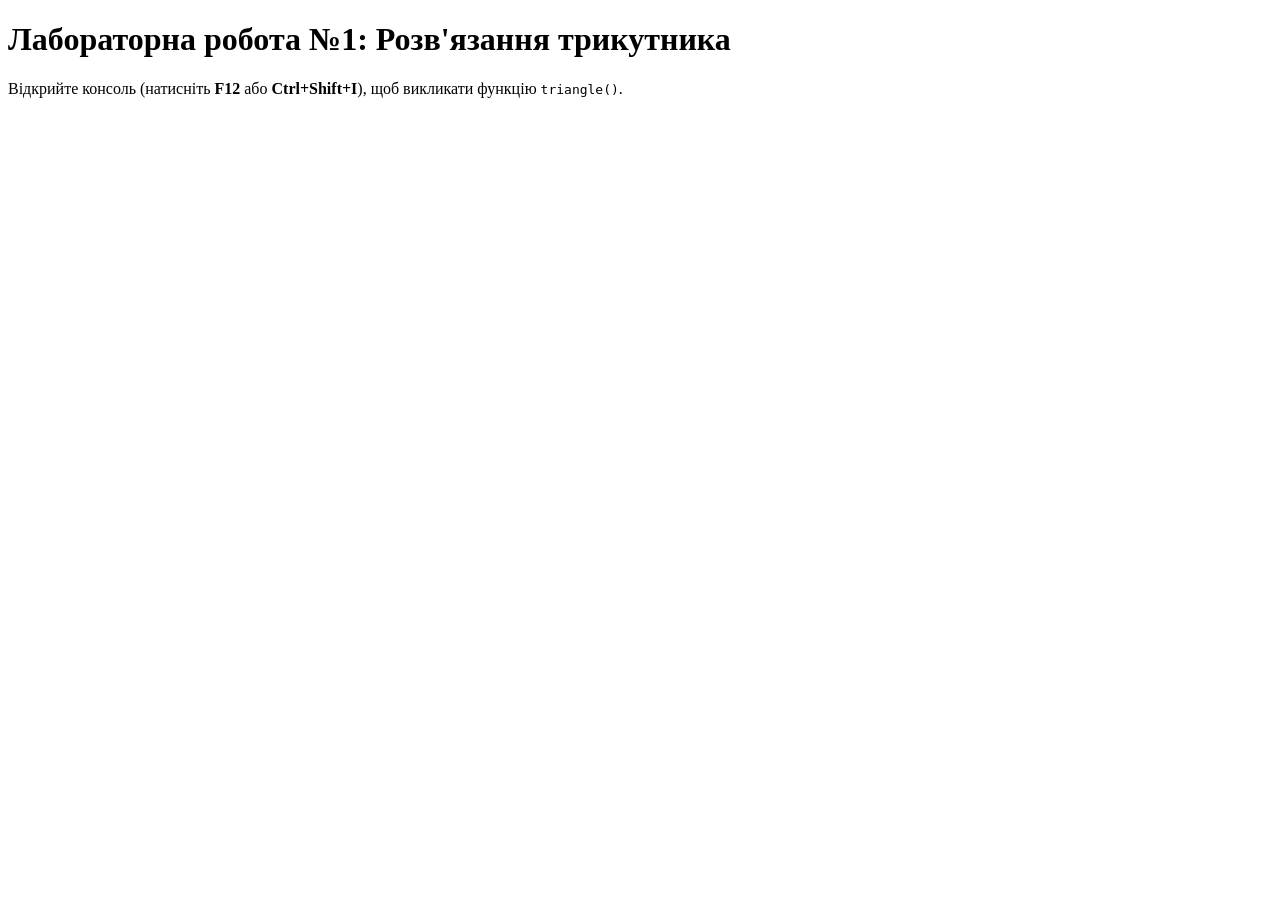
<file: lab-1/index.html>
<!DOCTYPE html>
<html lang="uk">
<head>
    <meta charset="UTF-8">
    <title>Лабораторна робота 1</title>
</head>
<body>
    <h1>Лабораторна робота №1: Розв'язання трикутника</h1>
    <p>Відкрийте консоль (натисніть <b>F12</b> або <b>Ctrl+Shift+I</b>), щоб викликати функцію <code>triangle()</code>.</p>
    
    <script src="solution.js"></script>
</body>
</html>
</file>
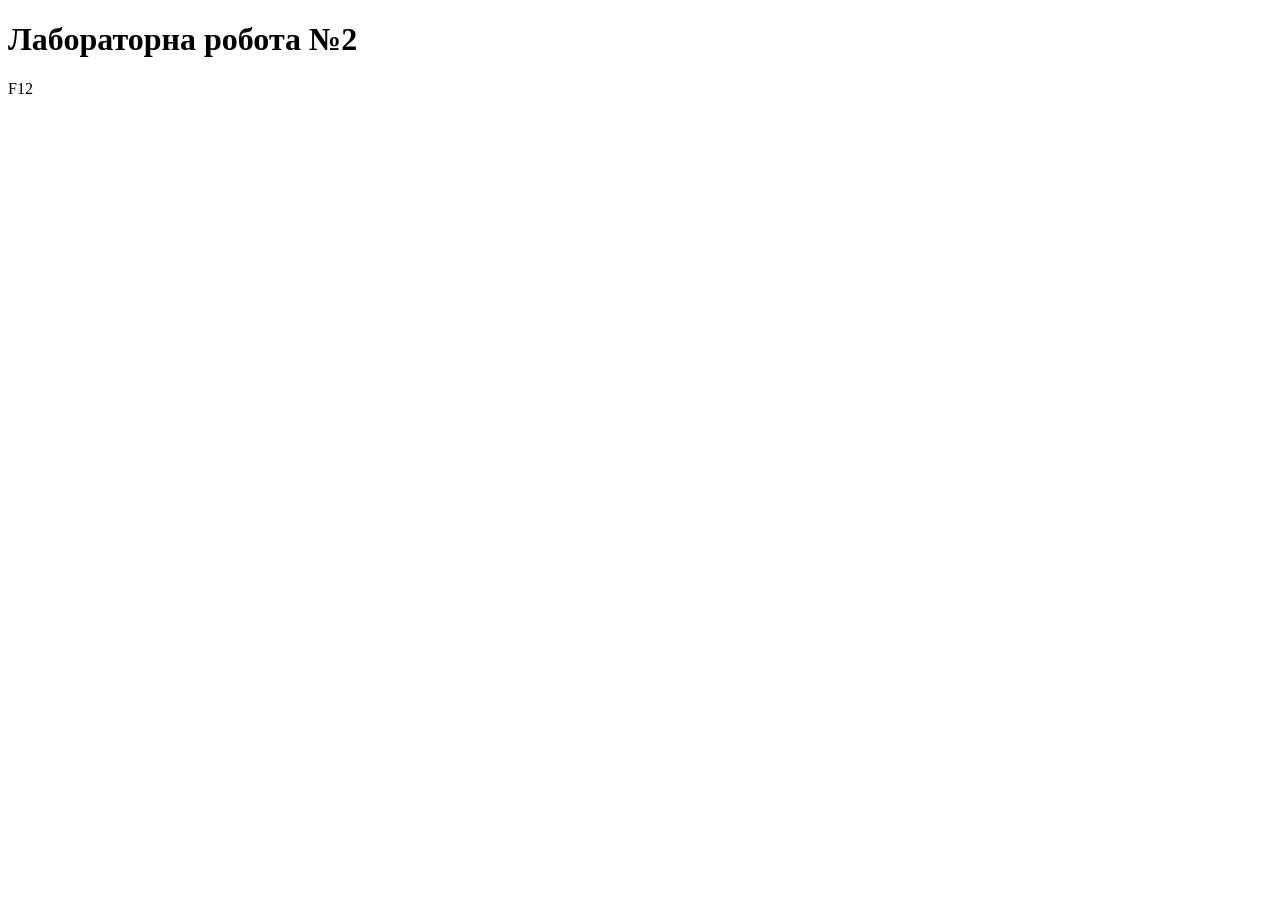
<file: lab2/index.html>
<!DOCTYPE html>
<html lang="uk">
<head>
    <meta charset="UTF-8">
    <title>Лабораторна робота №2</title>
</head>
<body>
    <h1>Лабораторна робота №2</h1>
    <p>F12</p>

    <script src="script.js"></script>
</body>
</html>
</file>
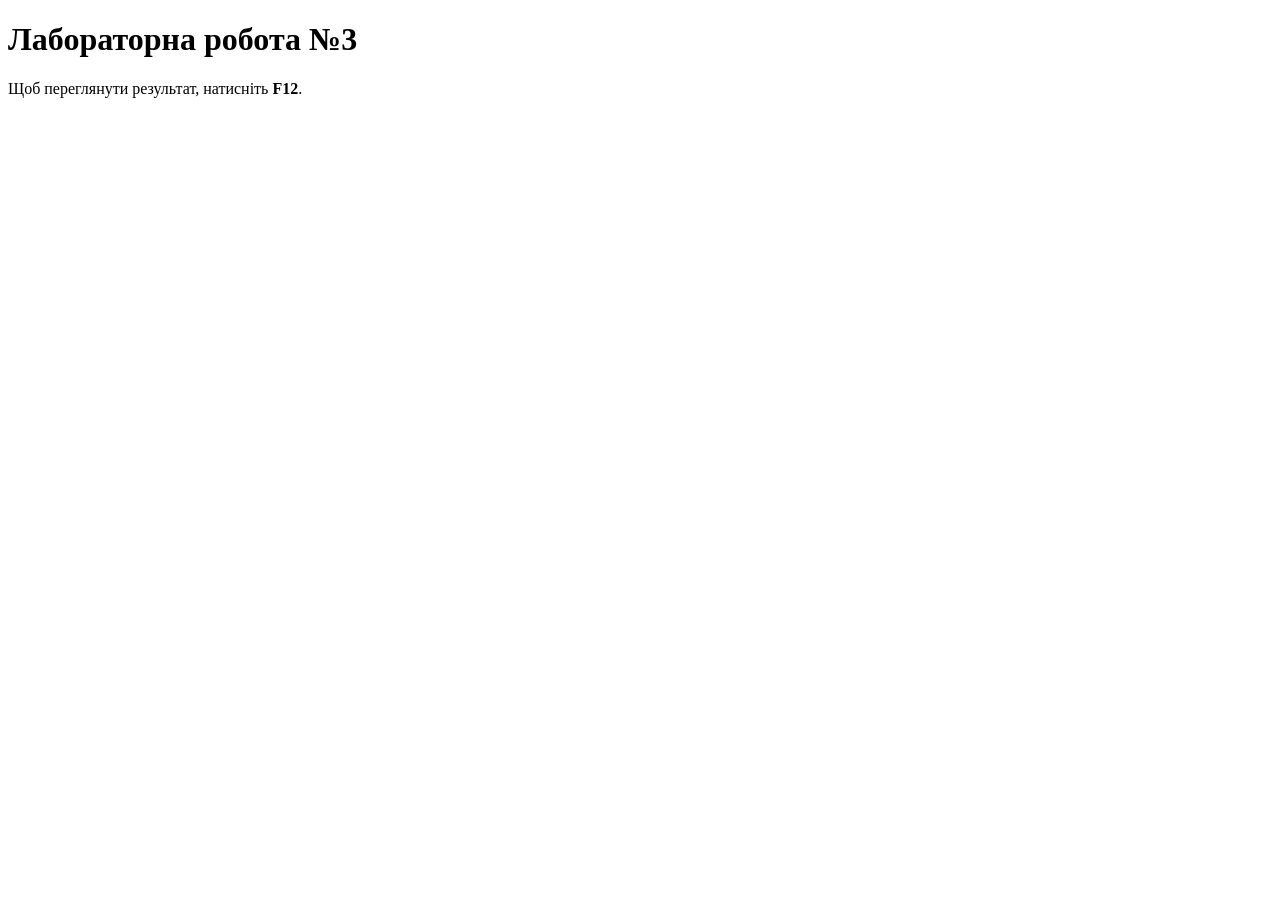
<file: lab3/index.html>
<!DOCTYPE html>
<html lang="uk">
<head>
  <meta charset="utf-8">
  <meta name="viewport" content="width=device-width, initial-scale=1.0">
  <title>Лабораторна робота №3 - JS</title>
</head>
<body>

  <h1>Лабораторна робота №3</h1>
  <p>Щоб переглянути результат, натисніть <b>F12</b>.</p>

  <script src="SpeakHello.js"></script>
  <script src="SpeakGoodBye.js"></script>

  <script src="script.js"></script>

</body>
</html>
</file>
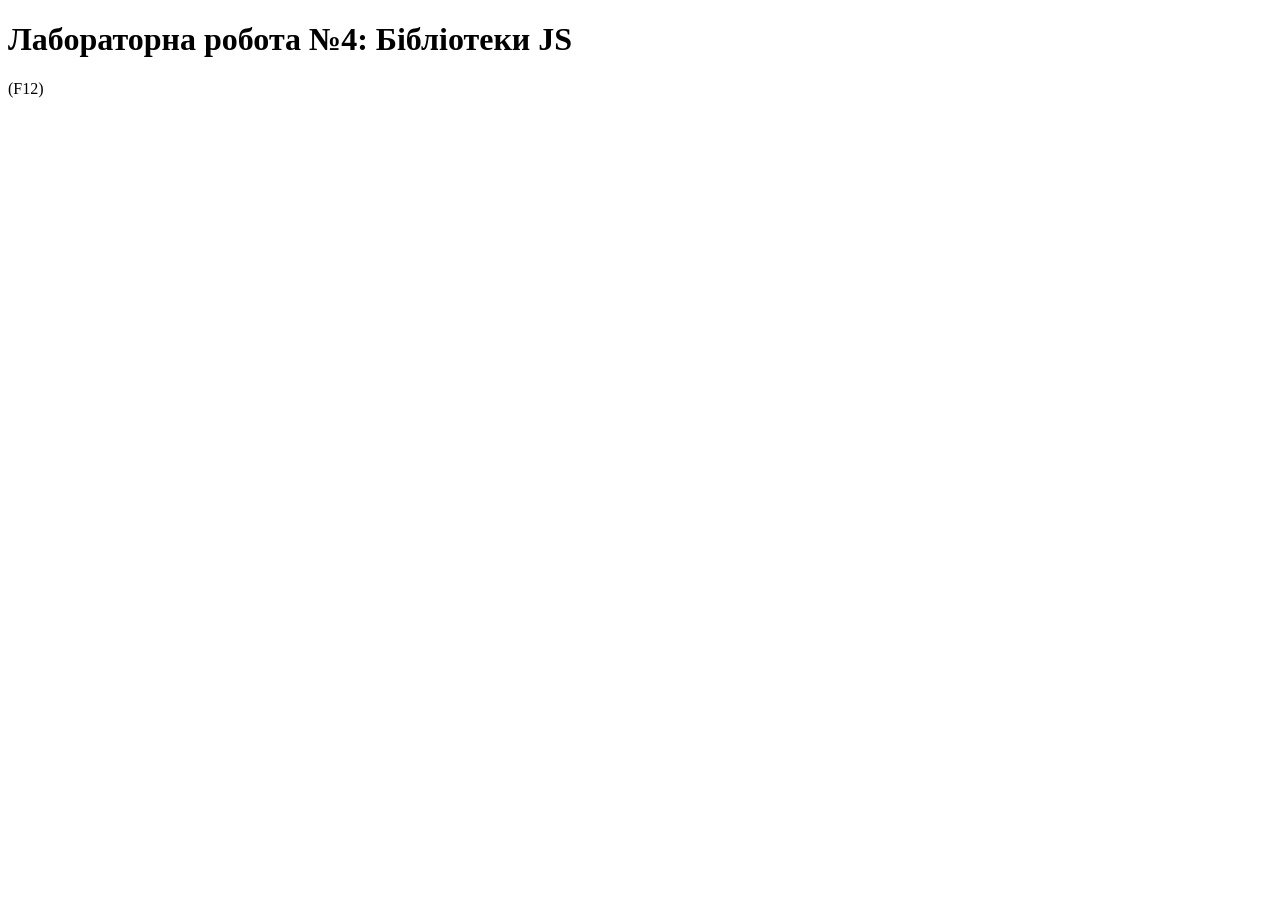
<file: lab4/index.html>
<!DOCTYPE html>
<html>
<head>
    <title>Lab 4 - Sort Library</title>
</head>
<body>
    <h1>Лабораторна робота №4: Бібліотеки JS</h1>
    <p>(F12)</p>

    <script src="sortLib.js"></script>
    <script src="script.js"></script>
</body>
</html>
</file>
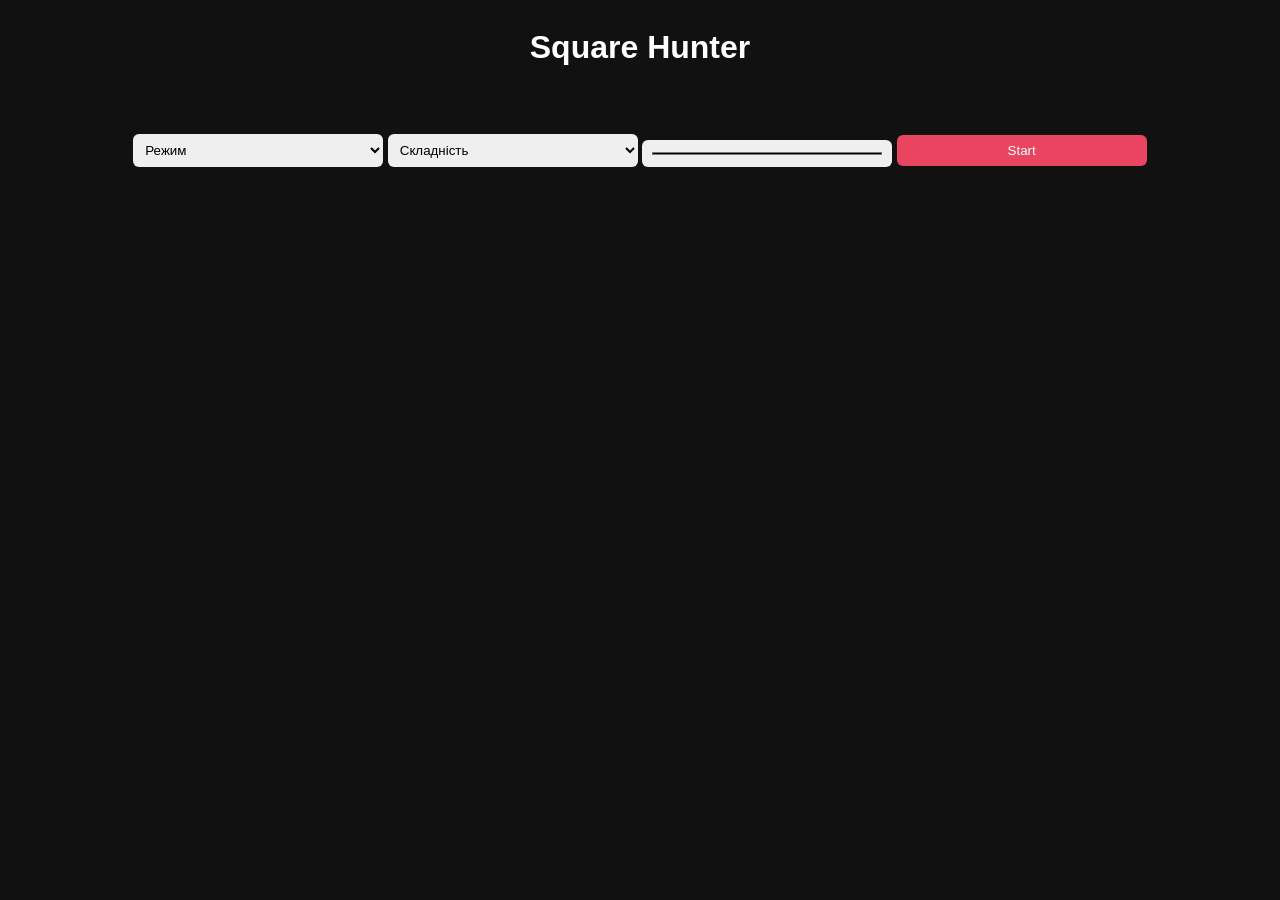
<file: lab5/index.html>
<!DOCTYPE html>
<html lang="uk">
<head>
    <meta charset="UTF-8">
    <title>Square Hunter</title>
    <link rel="stylesheet" href="style.css">
</head>
<body>

<h1>Square Hunter</h1>

<div id="menu">
    <select id="mode">
        <option value="">Режим</option>
        <option value="normal">Звичайний</option>
        <option value="challenge">Challenge Day</option>
    </select>

    <select id="difficulty">
        <option value="">Складність</option>
        <option value="easy">Легка</option>
        <option value="medium">Середня</option>
        <option value="hard">Важка</option>
    </select>

    <input type="color" id="colorPicker">

    <p id="warning" class="hidden">⚠️ У Challenge режимі не рекомендується червоний</p>

    <button id="startBtn" disabled>Start</button>
</div>

<div id="game" class="hidden">
    <div>
        <span>Очки: <b id="score">0</b></span>
        <span style="margin-left:20px;">Час: <b id="time">0</b></span>
    </div>

    <div id="field">
        <div id="square"></div>
    </div>
</div>

<div id="end" class="hidden">
    <h2>Game Over</h2>
    <p>Очки: <span id="final"></span></p>
    <button id="again">Ще раз</button>
    <button id="back">Меню</button>
</div>

<script src="script.js"></script>
</body>
</html>
</file>
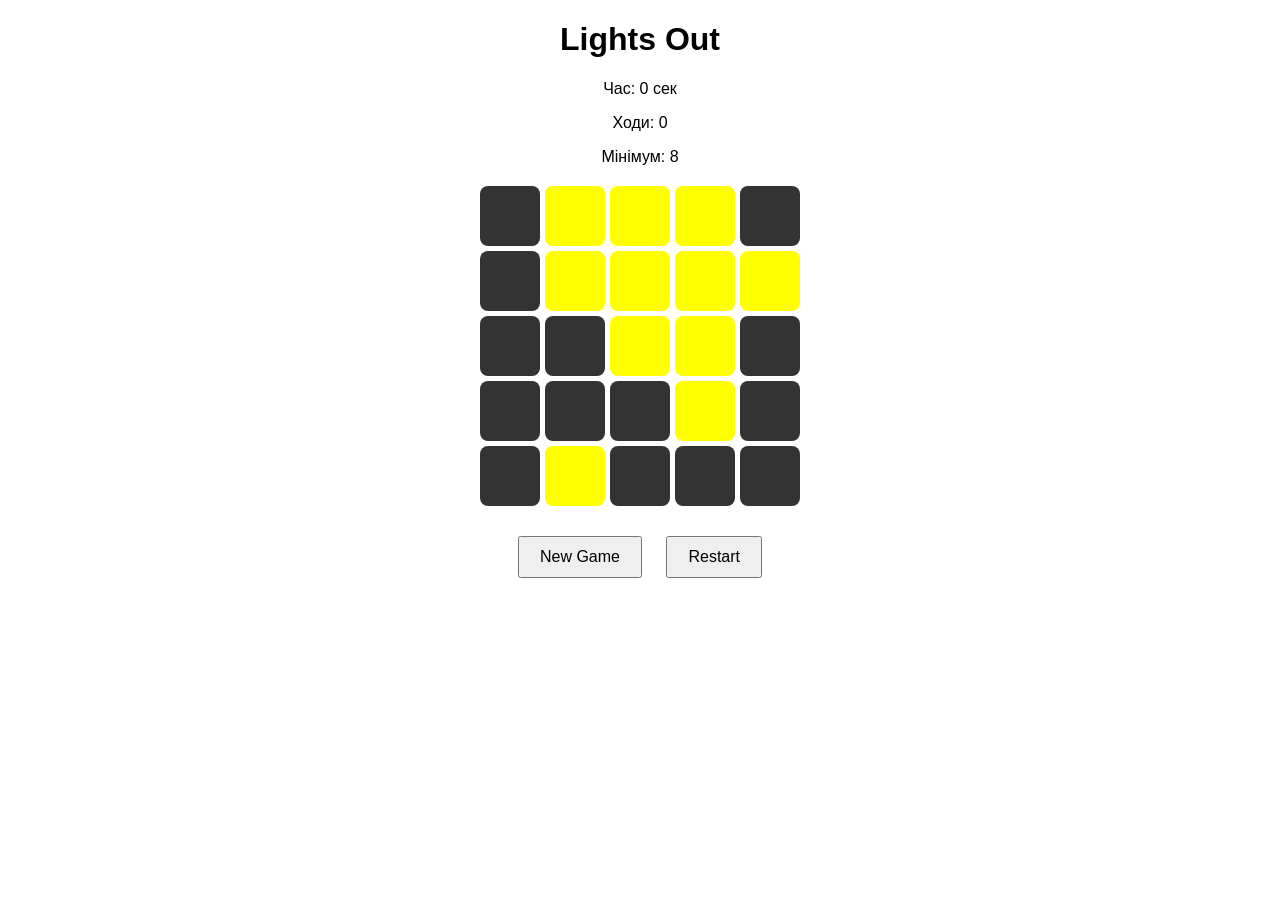
<file: lab6/index.html>
<!DOCTYPE html>
<html lang="uk">
<head>
  <meta charset="UTF-8">
  <title>Lights Out</title>
  <link rel="stylesheet" href="style.css">
</head>
<body>

<h1>Lights Out</h1>

<div class="info">
  <p>Час: <span id="time">0</span> сек</p>
  <p>Ходи: <span id="moves">0</span></p>
  <p>Мінімум: <span id="minSteps">0</span></p>
</div>

<div id="board"></div>

<div class="buttons">
  <button onclick="newGame()">New Game</button>
  <button onclick="restartGame()">Restart</button>
</div>

<div id="winMessage" class="hidden">
  <h2>🎉 Перемога!</h2>
  <p>Час: <span id="finalTime"></span> сек</p>
  <p>Ходи: <span id="finalMoves"></span></p>
  <button onclick="newGame()">Нова гра</button>
</div>

<script src="script.js"></script>
</body>
</html>
</file>
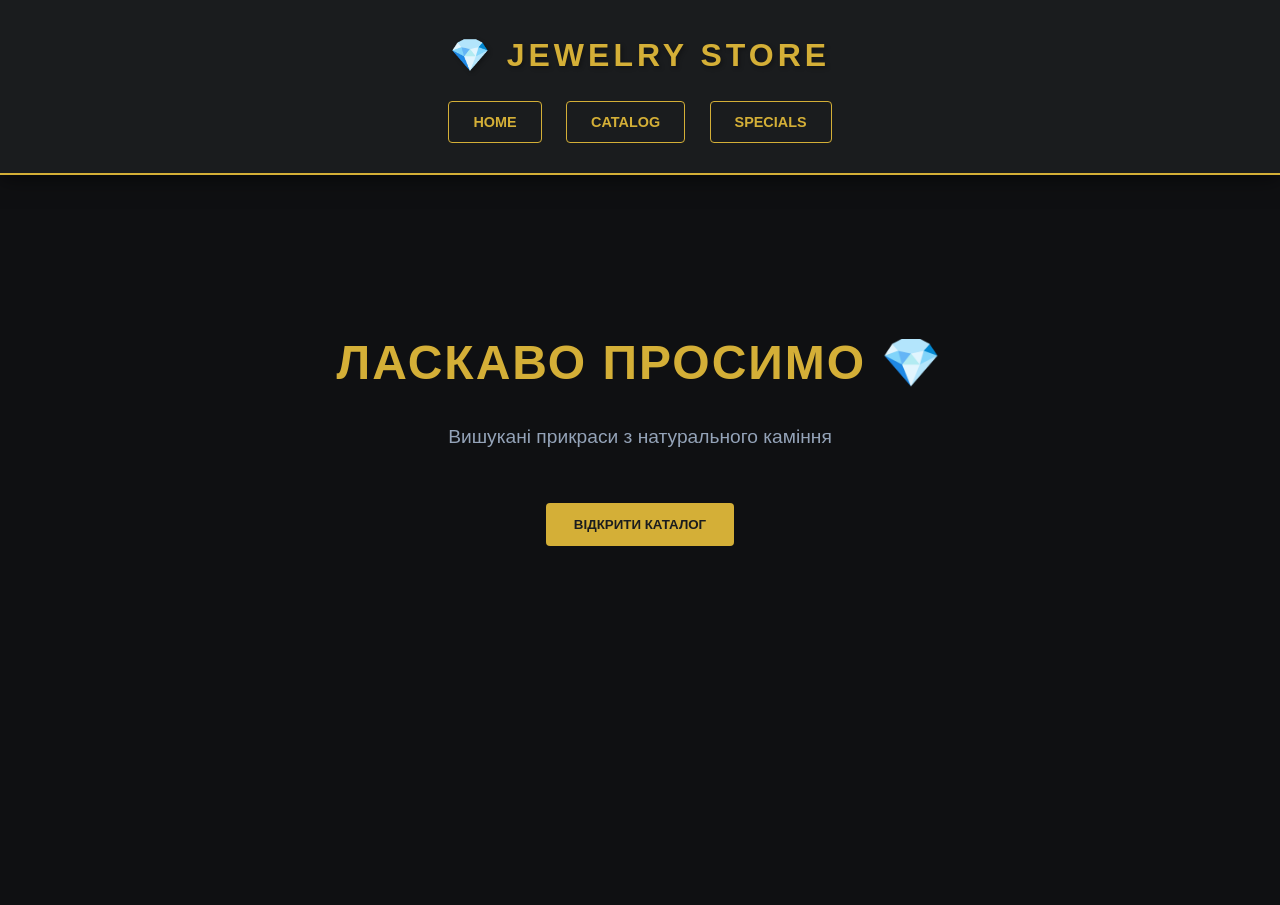
<file: lab7/index.html>
<!DOCTYPE html>
<html lang="uk">
<head>
  <meta charset="UTF-8">
  <title>Jewelry Store</title>
  <link rel="stylesheet" href="style.css">
</head>
<body>

<header>
  <h1>💎 Jewelry Store</h1>
  <nav>
    <button onclick="loadHome()">Home</button>
    <button onclick="loadCatalog()">Catalog</button>
    <button onclick="loadRandom()">Specials</button>
  </nav>
</header>

<main id="content">
</main>

<script src="script.js"></script>
</body>
</html>
</file>
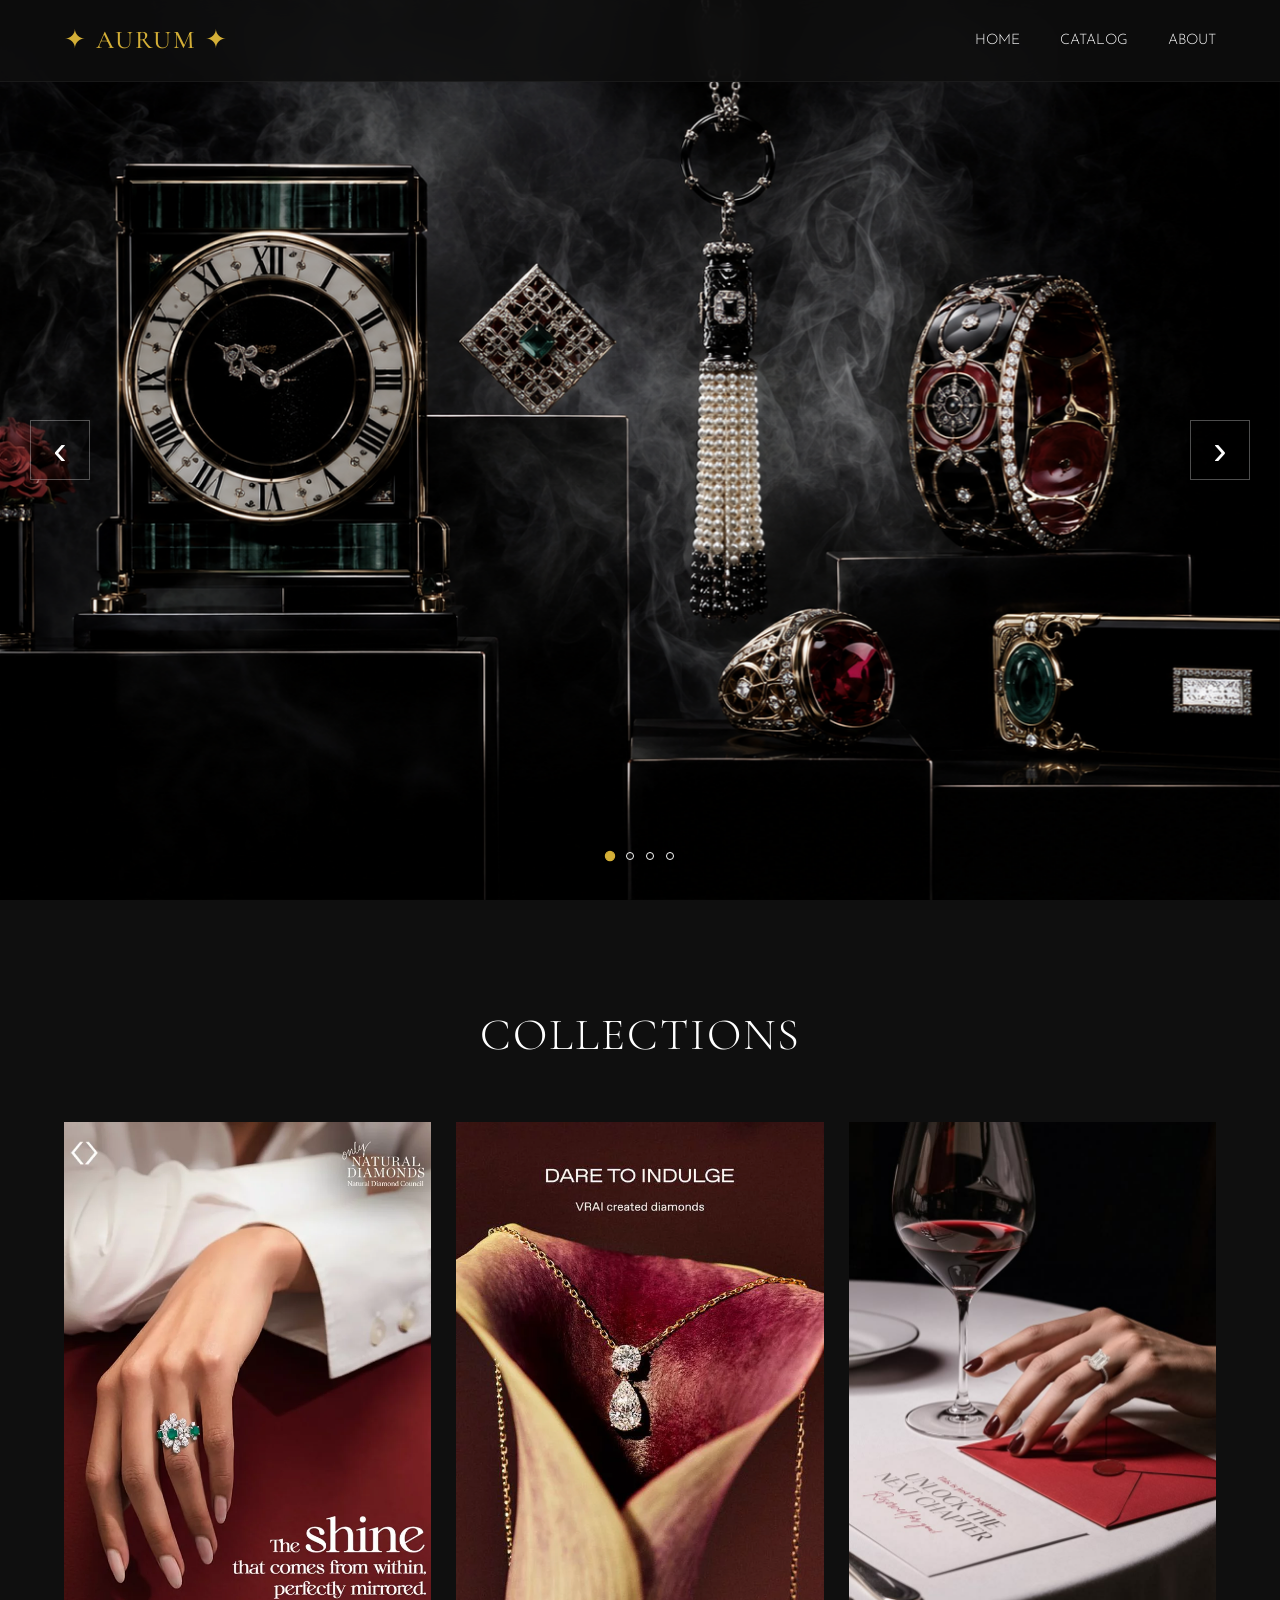
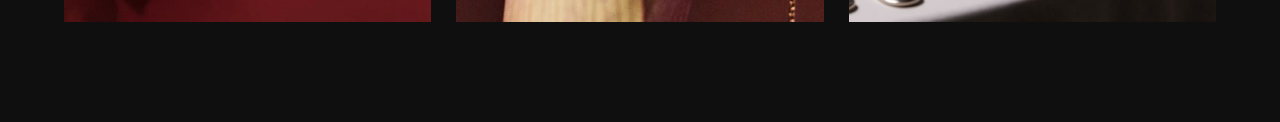
<file: lab8/index.html>
<!DOCTYPE html>
<html lang="en">
<head>
<meta charset="UTF-8">
<meta name="viewport" content="width=device-width, initial-scale=1.0">
<title>AURUM</title>

<link rel="stylesheet" href="style.css">
<link href="https://fonts.googleapis.com/css2?family=Cormorant+Garamond:wght@300;500&family=Josefin+Sans:wght@300;600&display=swap" rel="stylesheet">
</head>

<body>

<header>
    <div class="nav">
        <div class="logo">✦ AURUM ✦</div>

<ul class="menu" id="menu">
    <li><a href="index.html">Home</a></li>
    <li><a href="catalog.html">Catalog</a></li>
        <li><a href="about.html">About</a></li>
        </ul>

        <div class="hamburger" id="hamburger">
            <span></span><span></span><span></span>
        </div>
    </div>
</header>

<section class="carousel">
    <div class="track" id="track"></div>

    <button class="btn prev" id="prev">‹</button>
    <button class="btn next" id="next">›</button>

    <div class="dots" id="dots"></div>
</section>

<section class="collections large-only">
    <h2>Collections</h2>

    <div class="grid">
        <img src="images/large1.webp">
        <img src="images/larde2.webp">
        <img src="images/large3.jpg">
    </div>
</section>

<section class="collections medium-only">
    <div class="grid">
        <img src="images/medium1.webp">
        <img src="images/medium2.jpg">
    </div>
</section>

<script src="script.js"></script>
</body>
</html>
</file>
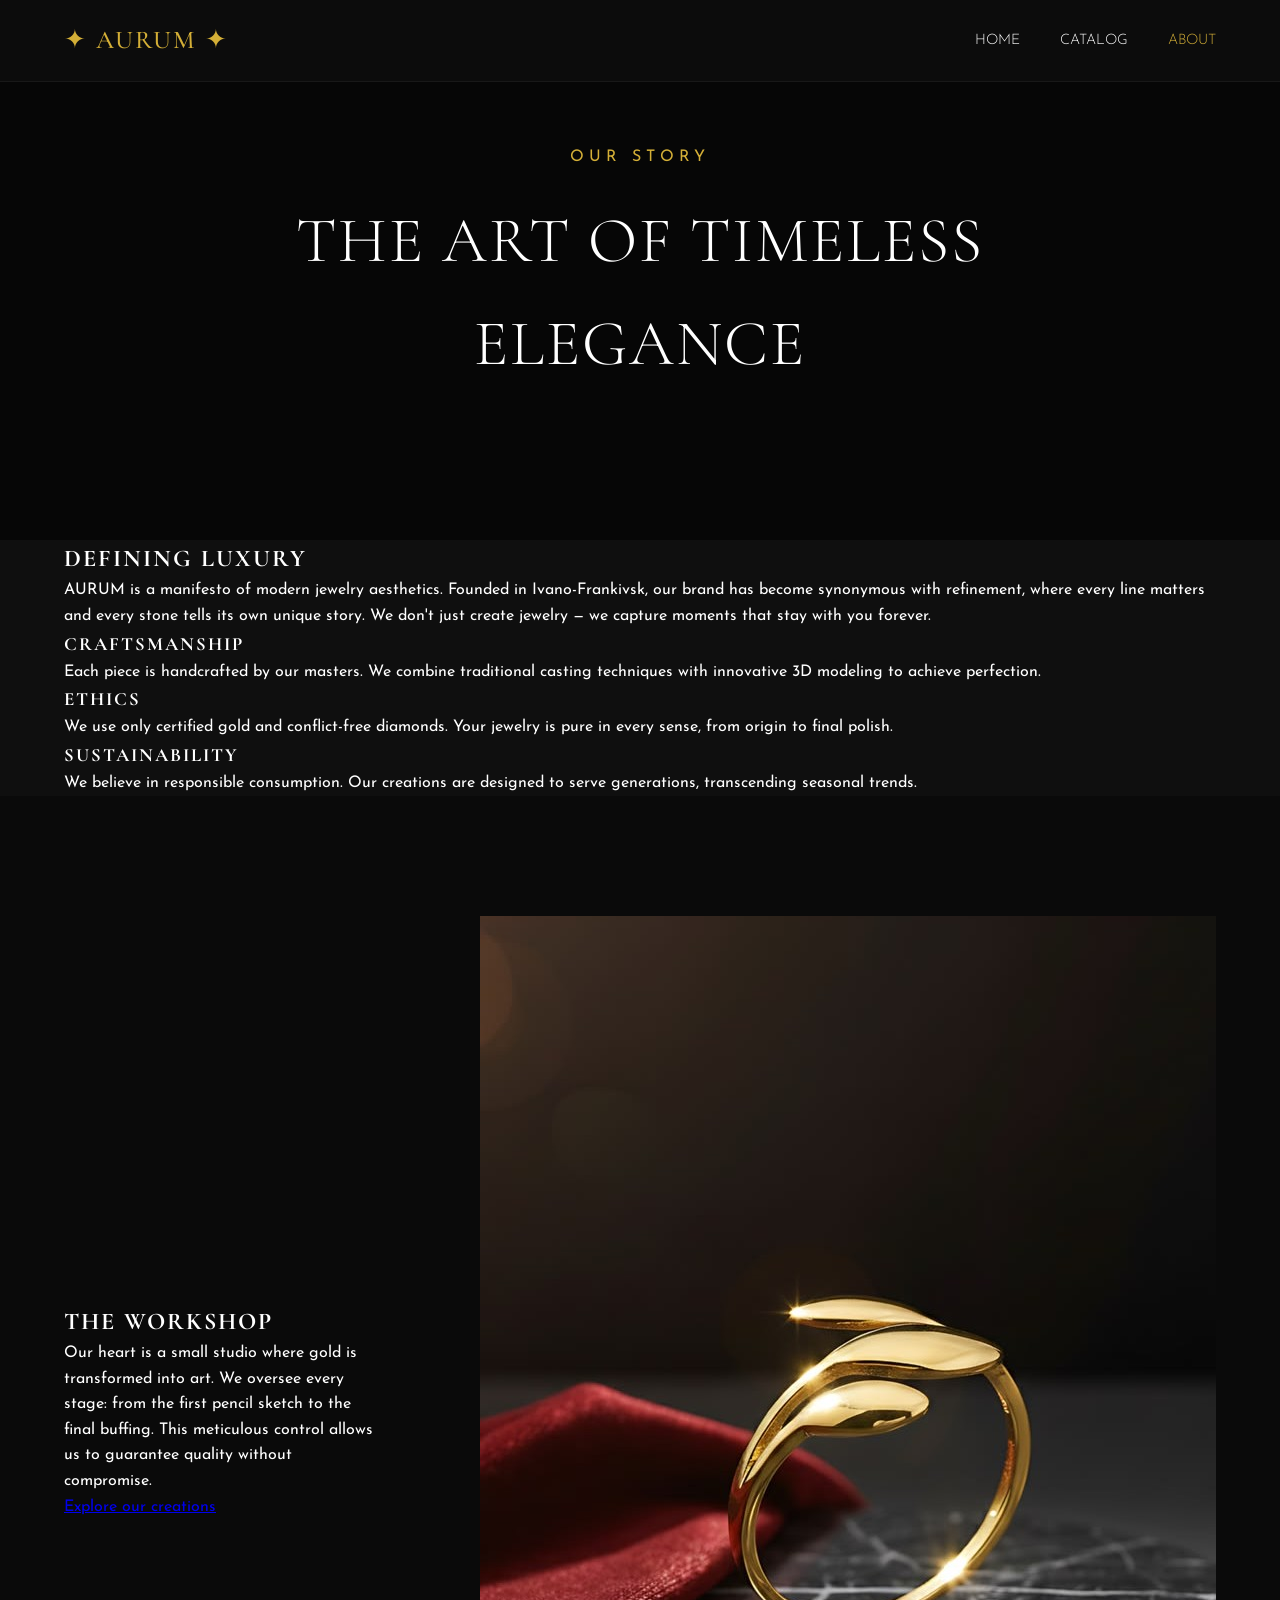
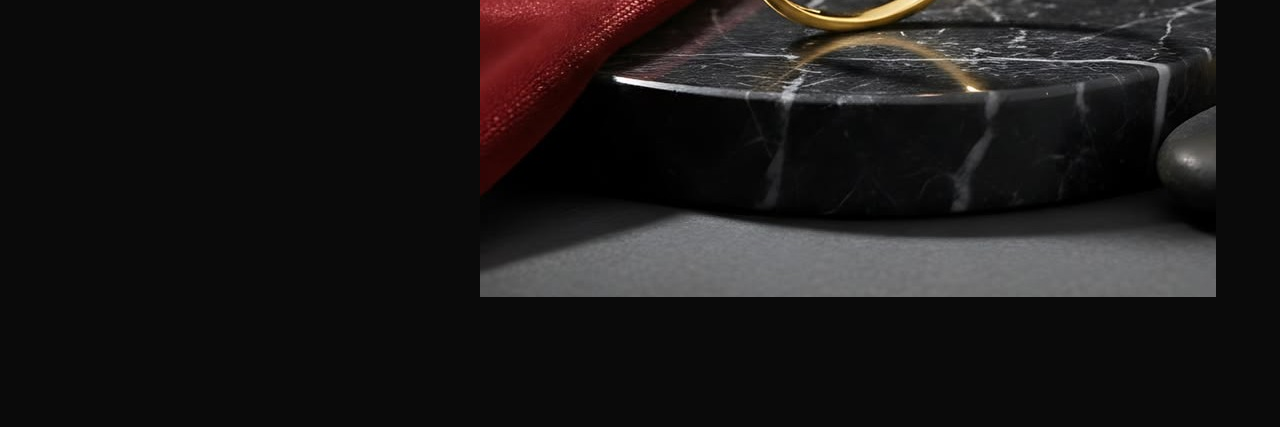
<file: lab8/about.html>
<!DOCTYPE html>
<html lang="en">
<head>
    <meta charset="UTF-8">
    <meta name="viewport" content="width=device-width, initial-scale=1.0">
    <title>Philosophy | AURUM</title>
    <link rel="stylesheet" href="style.css">
    <link href="https://fonts.googleapis.com/css2?family=Cormorant+Garamond:wght@300;500&family=Josefin+Sans:wght@300;600&display=swap" rel="stylesheet">
</head>
<body class="about-page">

<header>
    <div class="nav">
        <div class="logo">✦ AURUM ✦</div>
        <ul class="menu" id="menu">
            <li><a href="index.html">Home</a></li>
            <li><a href="catalog.html">Catalog</a></li>
            <li><a href="about.html" style="color: #d4af37;">About</a></li>
        </ul>
        <div class="hamburger" id="hamburger">
            <span></span><span></span><span></span>
        </div>
    </div>
</header>

<section class="about-hero">
    <div class="hero-content">
        <span class="subtitle">Our Story</span>
        <h1>The Art of Timeless<br>Elegance</h1>
    </div>
</section>

<section class="about-intro">
    <div class="container small-container">
        <h2 class="section-title">Defining Luxury</h2>
        <p class="intro-text">
            AURUM is a manifesto of modern jewelry aesthetics. Founded in Ivano-Frankivsk, our brand has become synonymous with refinement, where every line matters and every stone tells its own unique story. We don't just create jewelry — we capture moments that stay with you forever.
        </p>
    </div>
</section>

<section class="about-values">
    <div class="container">
        <div class="values-grid">
            <div class="value-card">
                <h3>Craftsmanship</h3>
                <p>Each piece is handcrafted by our masters. We combine traditional casting techniques with innovative 3D modeling to achieve perfection.</p>
            </div>
            <div class="value-card">
                <h3>Ethics</h3>
                <p>We use only certified gold and conflict-free diamonds. Your jewelry is pure in every sense, from origin to final polish.</p>
            </div>
            <div class="value-card">
                <h3>Sustainability</h3>
                <p>We believe in responsible consumption. Our creations are designed to serve generations, transcending seasonal trends.</p>
            </div>
        </div>
    </div>
</section>

<section class="about-studio">
    <div class="container grid-2">
        <div class="studio-text">
            <h2>The Workshop</h2>
            <p>Our heart is a small studio where gold is transformed into art. We oversee every stage: from the first pencil sketch to the final buffing. This meticulous control allows us to guarantee quality without compromise.</p>
            <a href="catalog.html" class="cta-link">Explore our creations</a>
        </div>
        <div class="studio-img">
            <img src="images/5.jpg" alt="Jewelry Workshop">
        </div>
    </div>
</section>

<script src="script.js"></script>
</body>
</html>
</file>
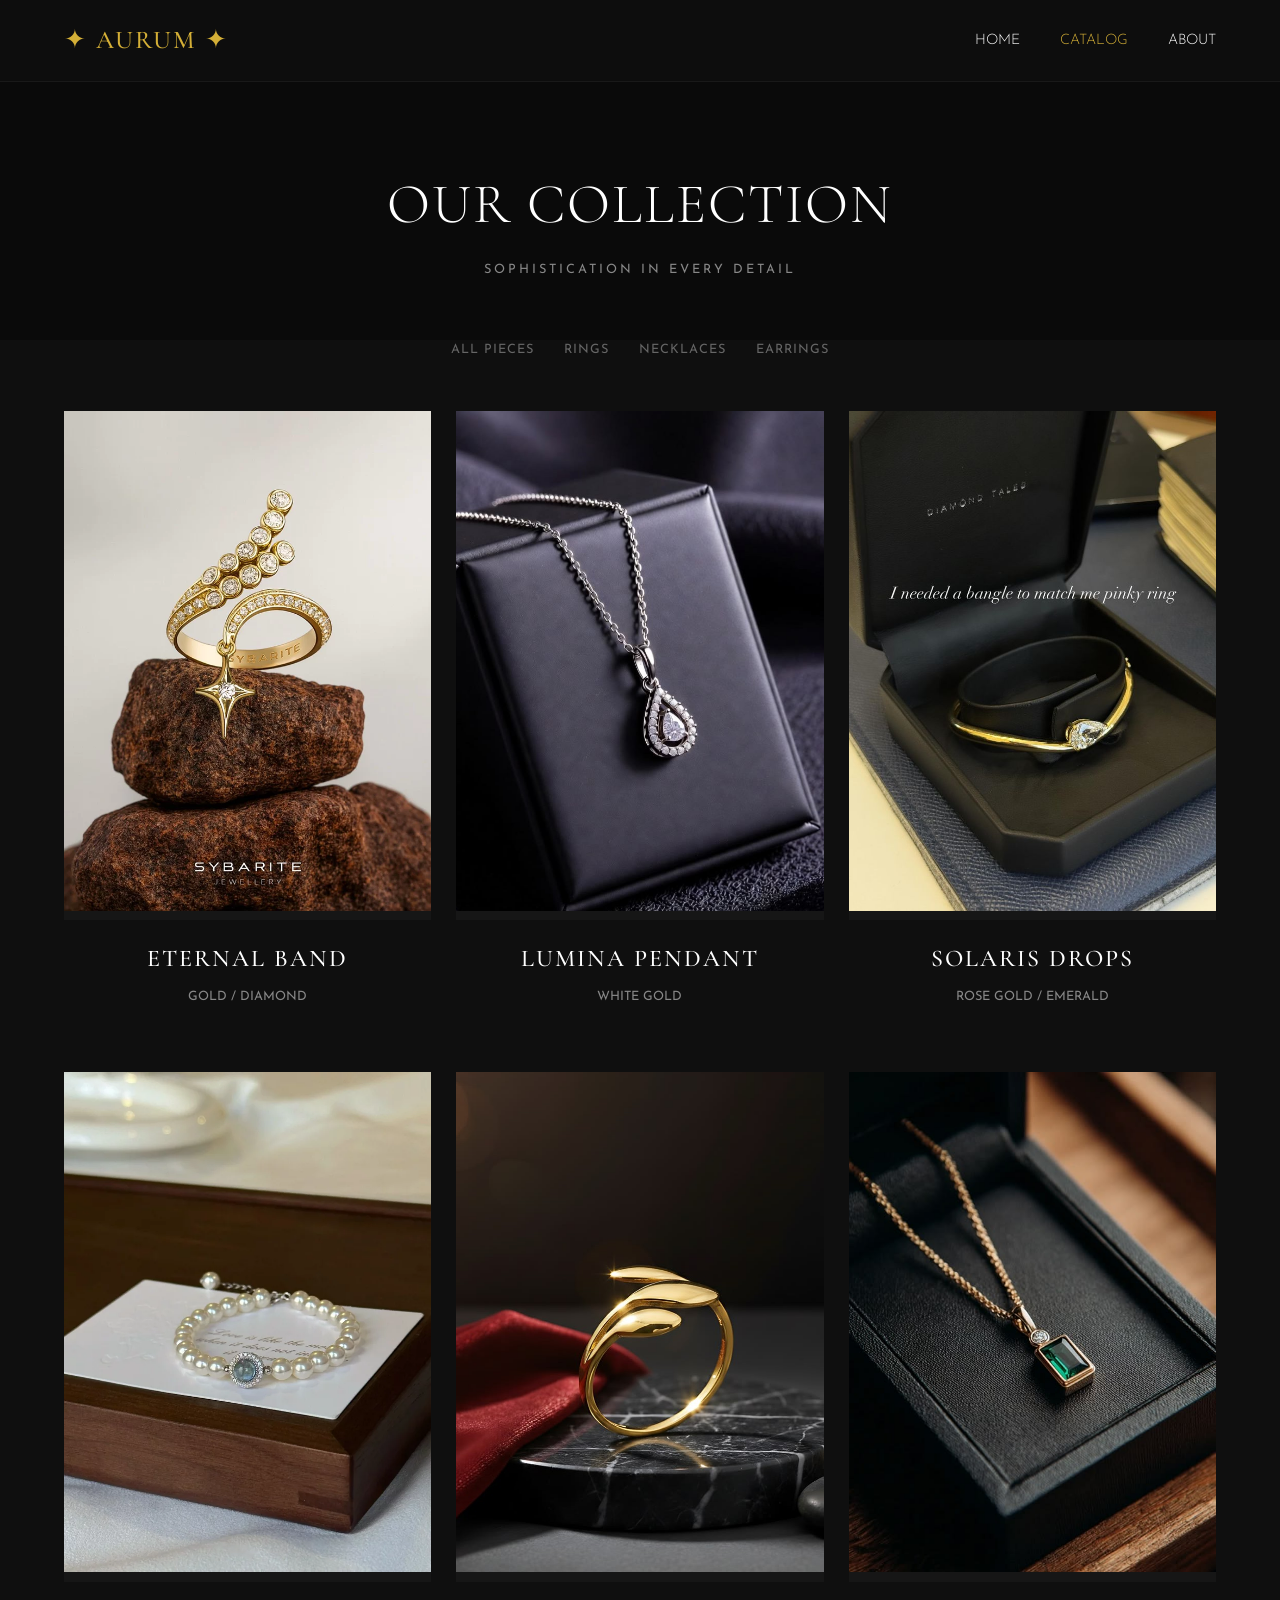
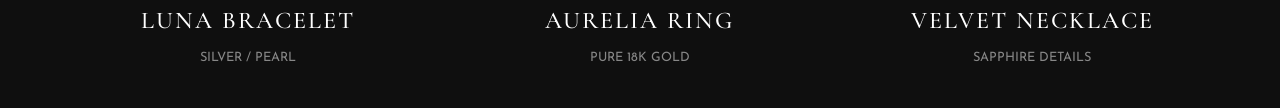
<file: lab8/catalog.html>
<!DOCTYPE html>
<html lang="en">
<head>
    <meta charset="UTF-8">
    <meta name="viewport" content="width=device-width, initial-scale=1.0">
    <title>Catalog | AURUM</title>
    <link rel="stylesheet" href="style.css">
    <link href="https://fonts.googleapis.com/css2?family=Cormorant+Garamond:wght@300;500&family=Josefin+Sans:wght@300;600&display=swap" rel="stylesheet">
</head>
<body class="catalog-page">

<header>
    <div class="nav">
        <div class="logo">✦ AURUM ✦</div>
        <ul class="menu" id="menu">
            <li><a href="index.html">Home</a></li>
            <li><a href="catalog.html" style="color: #d4af37;">Catalog</a></li>
            <li><a href="about.html">About</a></li>
        </ul>
        <div class="hamburger" id="hamburger">
            <span></span><span></span><span></span>
        </div>
    </div>
</header>

<section class="catalog-hero">
    <h1>Our Collection</h1>
    <p>Sophistication in every detail</p>
</section>

<section class="catalog-content">
    <div class="container">
        <div class="catalog-filter">
            <span>All Pieces</span>
            <span>Rings</span>
            <span>Necklaces</span>
            <span>Earrings</span>
        </div>

        <div class="grid" id="catalog-grid">
        </div>
    </div>
</section>


<script src="script.js"></script>
</body>
</html>
</file>
<file: lab5/style.css>
body {
    font-family: sans-serif;
    background: #111;
    color: #fff;

    display: flex;
    flex-direction: column;
    align-items: center;
}

#menu, #game, #end {
    width: fit-content;
    margin: 40px auto;
    text-align: center;
}

.info {
    display: flex;
    justify-content: center;
    gap: 20px;
}

select, input, button {
    width: 250px;
    padding: 8px;
    margin: 6px 0;
    border-radius: 6px;
    border: none;
}

button {
    background: #e94560;
    color: white;
    cursor: pointer;
}

button:hover {
    background: #ff2e63;
}

.hidden {
    display: none;
}

#field {
    margin: 15px auto;
    display: block;

    max-width: 700px; 
    max-height: 500px;

    border: 1px solid #555;
    position: relative;
    overflow: hidden;
}

#square, .fake {
    width: 40px;
    height: 40px;
    position: absolute;
    border-radius: 4px;
    cursor: pointer;
}

.fake {
    background: red;
}

#warning {
    font-size: 12px;
    color: #ff4d4d;
}
</file>
<file: lab6/style.css>
body {
  font-family: Arial;
  text-align: center;
}

#board {
  display: grid;
  grid-template-columns: repeat(5, 60px);
  gap: 5px;
  justify-content: center;
  margin: 20px;
}

.cell {
  width: 60px;
  height: 60px;
  cursor: pointer;
  border-radius: 8px;
  transition: 0.2s;
}

.on {
  background: yellow;
}

.off {
  background: #333;
}

.cell:active {
  transform: scale(0.9);
}

.buttons button {
  margin: 10px;
  padding: 10px 20px;
  font-size: 16px;
}

.hidden {
  display: none;
}

#winMessage {
  margin-top: 20px;
}
</file>
<file: lab7/style.css>
body {
    margin: 0;
    font-family: 'Segoe UI', Roboto, Helvetica, Arial, sans-serif;
    background: #0f1012; 
    color: #e0e0e0;
    line-height: 1.6;
}

header {
    background: #1a1c1e;
    padding: 30px 20px;
    text-align: center;
    border-bottom: 2px solid #d4af37;
    box-shadow: 0 4px 20px rgba(0, 0, 0, 0.5);
    position: sticky;
    top: 0;
    z-index: 1000;
}

header h1 {
    color: #d4af37;
    margin: 0 0 20px 0;
    text-transform: uppercase;
    letter-spacing: 4px;
    font-size: 2rem;
    text-shadow: 2px 2px 4px rgba(0,0,0,0.3);
}

nav button {
    margin: 0 10px;
    padding: 12px 24px;
    border: 1px solid #d4af37;
    background: transparent;
    color: #d4af37;
    border-radius: 4px;
    cursor: pointer;
    font-weight: bold;
    text-transform: uppercase;
    font-size: 0.9rem;
    transition: all 0.3s ease;
}

nav button:hover {
    background: #d4af37;
    color: #1a1c1e;
    box-shadow: 0 0 15px rgba(212, 175, 55, 0.4);
}

nav button:disabled {
    background: #333;
    color: #666;
    border-color: #444;
    cursor: not-allowed;
    box-shadow: none;
}

#content {
    padding: 50px 20px;
    max-width: 1400px;
    margin: 0 auto;
    min-height: 70vh;
}

h2 {
    text-align: center;
    color: #d4af37;
    font-size: 2.2rem;
    margin-bottom: 40px;
    text-transform: uppercase;
    letter-spacing: 2px;
}

.grid-container {
    display: grid;
    grid-template-columns: repeat(auto-fit, minmax(280px, 1fr));
    max-width: 1300px;
    margin: 0 auto;
    gap: 30px;
    justify-content: center; 
}

.category, .item {
    background: #1a1c1e;
    border-radius: 12px;
    padding: 20px;
    border: 1px solid #2a2d30;
    transition: all 0.4s cubic-bezier(0.175, 0.885, 0.32, 1.275);
    display: flex;
    flex-direction: column;
    text-align: center;
}

.category:hover, .item:hover {
    border-color: #d4af37;
    transform: translateY(-10px);
    box-shadow: 0 15px 30px rgba(0, 0, 0, 0.6);
}

.category img, .item img {
    width: 100%;
    height: 280px;
    object-fit: cover;
    border-radius: 8px;
    margin-bottom: 20px;
    border: 1px solid #333;
}

h3 {
    margin: 10px 0;
    color: #fff;
    font-size: 1.4rem;
}

.category p, .item p {
    color: #a0a0a0;
    font-size: 0.95rem;
    margin-bottom: 15px;
    flex-grow: 1; 
}

.price {
    color: #d4af37;
    font-size: 1.6rem;
    font-weight: bold;
    margin-bottom: 15px;
    display: block;
}

.back-btn {
    display: inline-block;
    padding: 14px 28px;
    background: #d4af37;
    color: #1a1c1e;
    border: none;
    border-radius: 4px;
    cursor: pointer;
    font-weight: bold;
    text-transform: uppercase;
    transition: all 0.3s ease;
    margin: 20px auto 0 auto;
}

.back-btn:hover {
    background: #f1c40f;
    transform: scale(1.05);
}

.category .back-btn {
    width: 100%; 
}

.welcome {
    text-align: center;
    padding: 60px 20px;
}

.welcome h2 {
    font-size: 3rem;
    margin-bottom: 20px;
}

.welcome p {
    font-size: 1.2rem;
    color: #94a3b8;
    max-width: 600px;
    margin: 0 auto 30px auto;
}

@media (max-width: 1200px) {
    .grid-container {
        grid-template-columns: repeat(3, 1fr);
    }
}

@media (max-width: 900px) {
    .grid-container {
        grid-template-columns: repeat(2, 1fr);
    }
}

@media (max-width: 600px) {
    header h1 { font-size: 1.5rem; }
    nav button { padding: 8px 12px; font-size: 0.8rem; }
    .grid-container {
        grid-template-columns: 1fr;
    }
    .category img, .item img { height: 220px; }
}
</file>
<file: lab8/style.css>
:root {
    --bg: #0f0f0f;
    --darker-bg: #0a0a0a;
    --gold: #d4af37;
    --text: #f5ece4;
    --text-muted: #888;
}

* {
    margin: 0;
    padding: 0;
    box-sizing: border-box;
}

body {
    font-family: 'Josefin Sans', sans-serif;
    background-color: var(--bg);
    color: #ffffff;
    line-height: 1.6;
    overflow-x: hidden;
}

h1, h2, h3, .logo {
    font-family: 'Cormorant Garamond', serif;
    text-transform: uppercase;
    letter-spacing: 2px;
}

.container {
    max-width: 1400px;
    margin: 0 auto;
    padding: 0 5%;
}

header {
    padding: 20px 5%;
    position: fixed;
    width: 100%;
    top: 0;
    z-index: 1000;
    background: rgba(15, 15, 15, 0.85);
    backdrop-filter: blur(12px); 
    border-bottom: 1px solid rgba(255, 255, 255, 0.05);
}

.nav {
    display: flex;
    justify-content: space-between;
    align-items: center;
    max-width: 1400px;
    margin: 0 auto;
}

.logo {
    font-size: 1.6rem;
    font-weight: 500;
    color: var(--gold);
}

.menu {
    display: flex;
    list-style: none;
    gap: 40px;
}

.menu li {
    cursor: pointer;
    font-size: 0.9rem;
    font-weight: 300;
    transition: 0.3s ease;
    text-transform: uppercase;
}

.menu li a {
    text-decoration: none;
    color: inherit;
}

.menu li:hover {
    color: var(--gold);
}

.carousel {
    position: relative;
    height: 100vh;
    width: 100%;
    overflow: hidden;
}

#track {
    display: flex;
    height: 100%;
    transition: transform 0.8s cubic-bezier(0.45, 0, 0.55, 1);
    will-change: transform;
}

.slide {
    min-width: 100%;
    height: 100%;
    position: relative;
}

.slide img {
    width: 100%;
    height: 100%;
    object-fit: cover; 
    image-rendering: -webkit-optimize-contrast; 
    image-rendering: crisp-edges;
    backface-visibility: hidden;
    transform: translateZ(0); 
    display: block;
}

.btn {
    position: absolute;
    top: 50%;
    transform: translateY(-50%);
    background: none;
    border: 1px solid rgba(255, 255, 255, 0.3);
    color: white;
    font-size: 2.5rem;
    width: 60px;
    height: 60px;
    cursor: pointer;
    z-index: 10;
    transition: 0.3s;
    display: flex;
    justify-content: center;
    align-items: center;
}

.btn:hover {
    background: var(--gold);
    border-color: var(--gold);
}

.prev { left: 30px; }
.next { right: 30px; }

.dots {
    position: absolute;
    bottom: 40px;
    left: 50%;
    transform: translateX(-50%);
    display: flex;
    gap: 12px;
}

.dot {
    width: 8px;
    height: 8px;
    border: 1px solid #fff;
    border-radius: 50%;
    cursor: pointer;
    transition: 0.3s;
}

.dot.active {
    background: var(--gold);
    border-color: var(--gold);
    transform: scale(1.3);
}

.collections {
    padding: 100px 5%;
    max-width: 1400px;
    margin: 0 auto;
    text-align: center;
}

.collections h2 {
    margin-bottom: 50px;
    font-size: 2.8rem;
    font-weight: 300;
}

.catalog-hero {
    padding: 160px 5% 60px;
    text-align: center;
    background: var(--darker-bg);
}

.catalog-hero h1 {
    font-size: 3.5rem;
    font-weight: 300;
    margin-bottom: 10px;
}

.catalog-hero p {
    color: var(--text-muted);
    text-transform: uppercase;
    letter-spacing: 3px;
    font-size: 0.8rem;
}

.catalog-filter {
    display: flex;
    justify-content: center;
    gap: 30px;
    margin-bottom: 50px;
    font-size: 0.8rem;
    text-transform: uppercase;
    letter-spacing: 1px;
    color: #666;
}

.catalog-filter span:hover {
    color: var(--gold);
}

.grid {
    display: grid;
    gap: 25px;
    grid-template-columns: repeat(auto-fit, minmax(350px, 1fr));
}

.product-card {
    text-align: center;
    margin-bottom: 40px;
    transition: 0.4s;
}

.img-wrapper {
    overflow: hidden;
    margin-bottom: 20px;
    background: #161616;
}

.product-card img, .grid img {
    width: 100%;
    height: 500px;
    object-fit: cover;
    transition: transform 0.8s cubic-bezier(0.2, 1, 0.3, 1), filter 0.6s ease;
    image-rendering: -webkit-optimize-contrast;
}

.product-card:hover img, .grid img:hover {
    transform: scale(1.05);
    filter: brightness(1.1);
}

.product-card h3 {
    font-size: 1.5rem;
    font-weight: 500;
    margin-bottom: 8px;
}

.product-card p {
    color: var(--text-muted);
    font-size: 0.8rem;
    text-transform: uppercase;
}

.about-hero {
    height: 60vh;
    display: flex;
    align-items: center;
    justify-content: center;
    text-align: center;
    background: linear-gradient(rgba(0,0,0,0.6), rgba(0,0,0,0.6));
    background-size: cover;
}

.about-hero span {
    color: var(--gold);
    text-transform: uppercase;
    letter-spacing: 5px;
    display: block;
    margin-bottom: 20px;
}

.about-hero h1 { font-size: 4rem; font-weight: 300; }

.about-studio { padding: 120px 0; background: var(--darker-bg); }

.grid-2 {
    display: grid;
    grid-template-columns: 1.2fr 1fr;
    gap: 100px;
    align-items: center;
}

.story-text h2 { font-size: 2.8rem; margin-bottom: 40px; font-weight: 300; }

.stats-flex {
    display: flex;
    justify-content: space-around;
    padding: 100px 0;
    border-top: 1px solid #1a1a1a;
}

.stat-item h3 { font-size: 3.5rem; color: var(--gold); font-weight: 300; }

.hamburger {
    display: none;
    flex-direction: column;
    gap: 6px;
    z-index: 1001;
    cursor: pointer;
}

.hamburger span {
    width: 28px;
    height: 1px;
    background: #fff;
    transition: 0.4s;
}

.large-only { display: block; }
.medium-only { display: none; }

@media (max-width: 1024px) {
    .large-only { display: none; }
    .medium-only { display: block; }
    .grid img, .product-card img { height: 400px; }
}

@media (max-width: 768px) {
    .hamburger { display: flex; }
    .menu {
        position: fixed;
        right: -100%;
        top: 0;
        background: #111;
        height: 100vh;
        width: 80%;
        flex-direction: column;
        justify-content: center;
        align-items: center;
        transition: 0.6s cubic-bezier(0.77, 0, 0.175, 1);
    }
    .menu.active { right: 0; }
    .hamburger.active span:nth-child(1) { transform: translateY(7px) rotate(45deg); }
    .hamburger.active span:nth-child(2) { opacity: 0; }
    .hamburger.active span:nth-child(3) { transform: translateY(-7px) rotate(-45deg); }
    .overlay {
        position: fixed;
        top: 0; left: 0;
        width: 100%; height: 100%;
        background: rgba(0,0,0,0.8);
        display: none;
        z-index: 998;
    }
    .overlay.active { display: block; }
    .grid-2 { grid-template-columns: 1fr; gap: 50px; }
}
</file>
